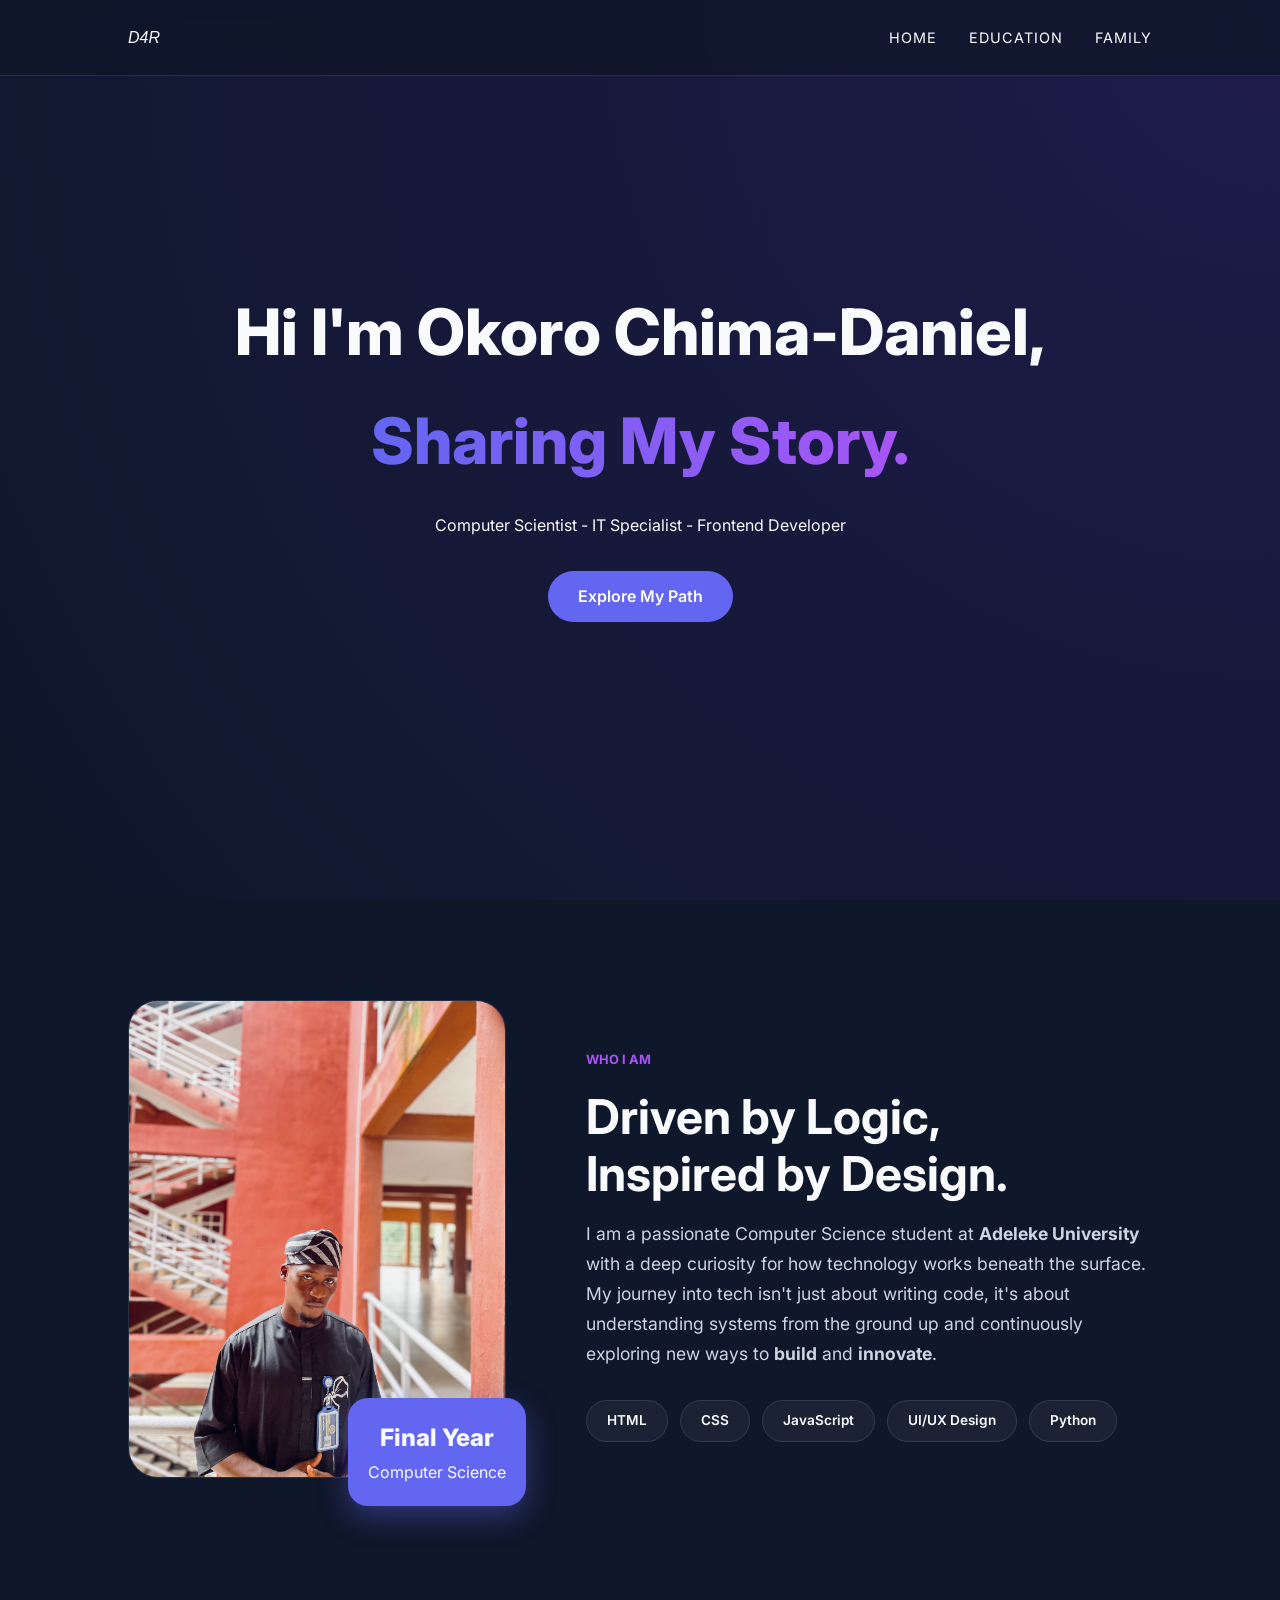
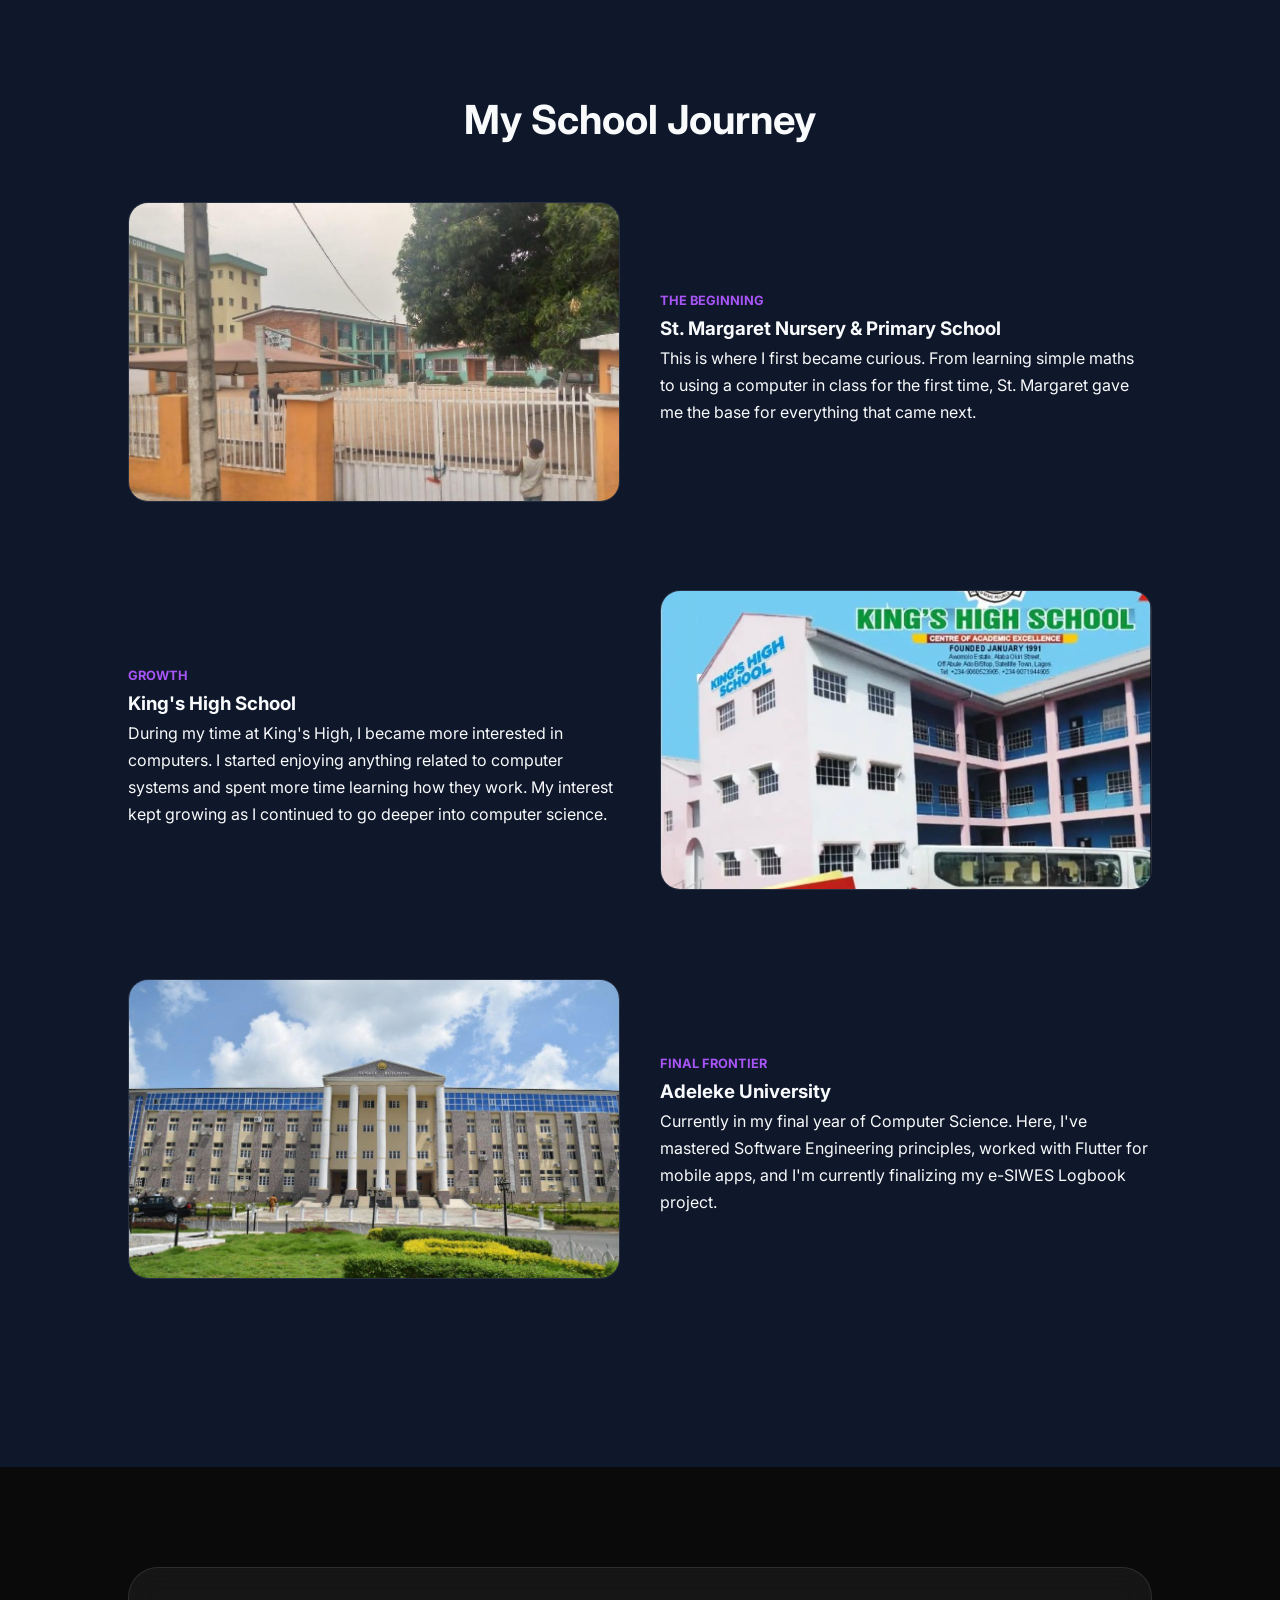
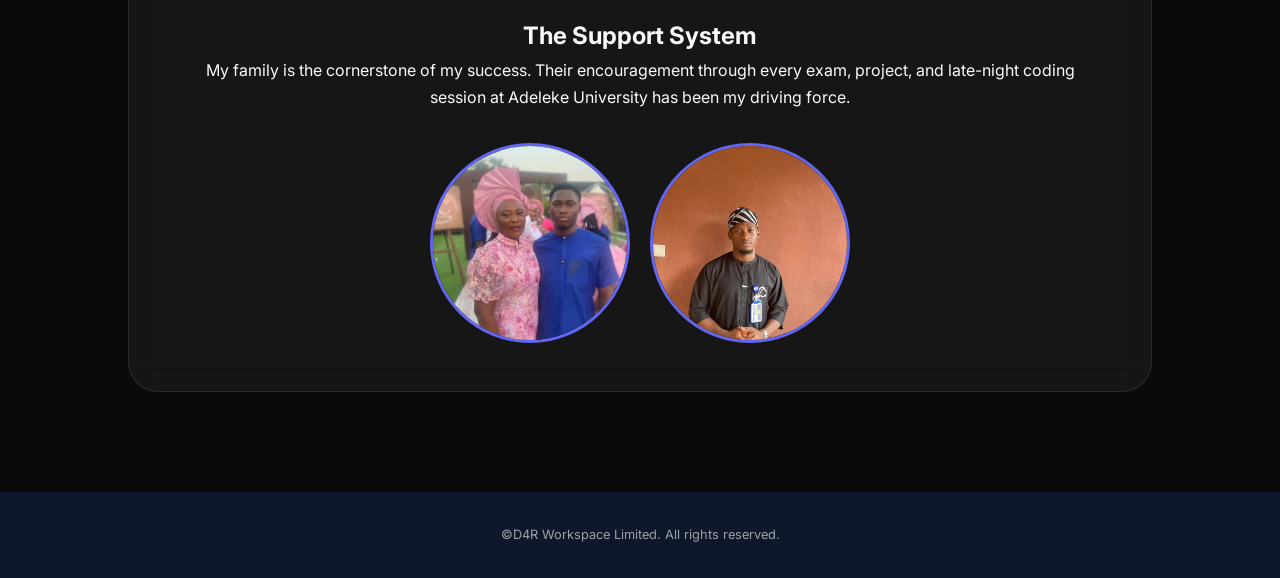
<file: index.html>
<!DOCTYPE html>
<html lang="en">
<head>
    <meta charset="UTF-8">
    <meta name="viewport" content="width=device-width, initial-scale=1.0">
    <meta name="theme-color" content="#0f172a">
    <title>My Digital Odyssey | Portfolio</title>
    <link rel="stylesheet" href="style.css">
    <link href="https://fonts.googleapis.com/css2?family=Inter:wght@300;400;600;800&display=swap" rel="stylesheet">
</head>
<body>

    <nav class="glass-nav">
        <div class="logo">D4R</div>
        <ul>
            <li><a href="#home">Home</a></li>
            <li><a href="#story">Education</a></li>
            <li><a href="#family">Family</a></li>
        </ul>
    </nav>

    <header id="home" class="hero">
        <div class="hero-content">
            <h1>Hi I'm Okoro Chima-Daniel, <br><span>Sharing My Story.</span></h1>
            <p>Computer Scientist - IT Specialist - Frontend Developer</p>
            <a href="#about" class="btn">Explore My Path</a>
        </div>
    </header>

    <section id="about" class="about-section">
    <div class="about-container">
        <div class="about-image">
            <img src="profile.jpg" alt="Profile" loading="lazy">
            <div class="experience-badge">
                <span>Final Year</span>
                <p>Computer Science</p>
            </div>
        </div>
        <div class="about-text">
            <span class="tag">Who I Am</span>
            <h2>Driven by Logic, <br>Inspired by Design.</h2>
            <p>
                I am a passionate Computer Science student at <strong>Adeleke University</strong> with a deep curiosity for how technology works beneath the surface. My journey into tech isn't just about writing code, it's about understanding systems from the ground up and continuously exploring new ways to <strong>build</strong> and <strong>innovate</strong>.
            </p>
            
            
            <div class="skills-grid">
                <div class="skill-tag">HTML</div>
                <div class="skill-tag">CSS</div>
                <div class="skill-tag">JavaScript</div>
                <div class="skill-tag">UI/UX Design</div>
                <div class="skill-tag">Python</div>
            </div>
        </div>
    </div>
</section>

    <section id="story" class="education-section">
        <h2 class="section-title">My School Journey</h2>
        
        <div class="timeline">
            <div class="timeline-item">
                <div class="timeline-img">
                    <img src="primary.jpg" alt="St Margaret's Days" loading="lazy">
                </div>
                <div class="timeline-content">
                    <span class="tag">The Beginning</span>
                    <h3>St. Margaret Nursery & Primary School</h3>
                    <p>This is where I first became curious. From learning simple maths to using a computer in class for the first time, St. Margaret gave me the base for everything that came next.</p>
                </div>
            </div>

            <div class="timeline-item">
                <div class="timeline-content">
                    <span class="tag">Growth</span>
                    <h3>King's High School</h3>
                    <p>During my time at King's High, I became more interested in computers. I started enjoying anything related to computer systems and spent more time learning how they work. My interest kept growing as I continued to go deeper into computer science.</p>
                </div>
                <div class="timeline-img">
                    <img src="secondary.jpg" alt="King's High Memories" loading="lazy">
                </div>
            </div>

            <div class="timeline-item">
                <div class="timeline-img">
                    <img src="university.jpg" alt="Adeleke University">
                </div>
                <div class="timeline-content">
                    <span class="tag">Final Frontier</span>
                    <h3>Adeleke University</h3>
                    <p>Currently in my final year of Computer Science. Here, I've mastered Software Engineering principles, worked with Flutter for mobile apps, and I'm currently finalizing my e-SIWES Logbook project.</p>
                </div>
            </div>
        </div>
    </section>

    <section id="family" class="family-section">
        <div class="family-card glass">
            <h2>The Support System</h2>
            <p>My family is the cornerstone of my success. Their encouragement through every exam, project, and late-night coding session at Adeleke University has been my driving force.</p>
            <div class="family-gallery">
                <img src="family1.JPG" alt="Family Photo 1" class="f-img" loading="lazy">
                <img src="family2.jpg" alt="Family Photo 2" class="f-img" loading="lazy">
            </div>
        </div>
    </section>

    <footer>
         <p>&copy;D4R Workspace Limited. All rights reserved.</p>
    </footer>
</body>
</html>
</file>
<file: style.css>
:root {
    --primary: #6366f1;
    --secondary: #a855f7;
    --dark: #0f172a;
    --light: #f8fafc;
    --glass: rgba(255, 255, 255, 0.05);
    --glass-border: rgba(255, 255, 255, 0.1);
}

* {
    margin: 0;
    padding: 0;
    box-sizing: border-box;
}

body {
    font-family: 'Inter', sans-serif;
    background-color: var(--dark);
    color: var(--light);
    line-height: 1.7;
    overflow-x: hidden;
}

.logo {
   font-style: italic;
   font-family: Arial, Helvetica, sans-serif;
}


/* Glassmorphism Nav */
.glass-nav {
    position: fixed;
    width: 100%;
    padding: 1.5rem 10%;
    display: flex;
    justify-content: space-between;
    align-items: center;
    background: rgba(15, 23, 42, 0.8);
    backdrop-filter: blur(10px);
    border-bottom: 1px solid var(--glass-border);
    z-index: 1000;
}

.glass-nav ul {
    display: flex;
    list-style: none;
}

.glass-nav a {
    color: white;
    text-decoration: none;
    margin-left: 2rem;
    font-size: 0.9rem;
    transition: 0.3s;
    text-transform: uppercase;
    letter-spacing: 1px;
}

.glass-nav a:hover {
    color: var(--primary);
}

/* Hero Section */
.hero {
    height: 100vh;
    display: flex;
    align-items: center;
    justify-content: center;
    text-align: center;
    background: radial-gradient(circle at top right, #1e1b4b, #0f172a);
}

.hero h1 {
    font-size: 4rem;
    font-weight: 800;
    margin-bottom: 1rem;
}

.hero span {
    background: linear-gradient(90deg, var(--primary), var(--secondary));
    -webkit-background-clip: text;
    -webkit-text-fill-color: transparent;
}

.btn {
    display: inline-block;
    margin-top: 2rem;
    padding: 12px 30px;
    background: var(--primary);
    color: white;
    text-decoration: none;
    border-radius: 50px;
    font-weight: 600;
    transition: 0.3s;
}

.btn:hover {
    transform: translateY(-5px);
    box-shadow: 0 10px 20px rgba(99, 102, 241, 0.3);
}

/* Timeline/Education Styling */
.education-section {
    padding: 100px 10%;
}

.section-title {
    text-align: center;
    font-size: 2.5rem;
    margin-bottom: 3rem;
}

.timeline-item {
    display: grid;
    grid-template-columns: 1fr 1fr;
    gap: 40px;
    align-items: center;
    margin-bottom: 80px;
}

.timeline-img img {
    width: 100%;
    height: 300px;
    object-fit: cover;
    border-radius: 20px;
    border: 1px solid var(--glass-border);
}

/* About Section Layout */
.about-section {
    padding: 100px 10%;
    background: var(--dark);
}

.about-container {
    display: flex;
    align-items: center;
    gap: 80px;
}

.about-image {
    position: relative;
    flex: 1;
}

.about-image img {
    width: 100%;
    border-radius: 30px;
    filter: grayscale(20%);
    transition: 0.5s ease;
    border: 1px solid var(--glass-border);
}

.about-image:hover img {
    filter: grayscale(0%);
    transform: scale(1.02);
}

.experience-badge {
    position: absolute;
    bottom: -20px;
    right: -20px;
    background: var(--primary);
    padding: 20px;
    border-radius: 20px;
    text-align: center;
    box-shadow: 0 10px 30px rgba(99, 102, 241, 0.4);
}

.experience-badge span {
    display: block;
    font-size: 1.5rem;
    font-weight: 800;
}

.about-text {
    flex: 1.5;
}

.about-text h2 {
    font-size: 3rem;
    margin: 1rem 0;
    line-height: 1.2;
}

.about-text p {
    margin-bottom: 1.5rem;
    color: #cbd5e1;
    font-size: 1.1rem;
}

/* Interactive Skills Tags */
.skills-grid {
    display: flex;
    flex-wrap: wrap;
    gap: 12px;
    margin-top: 2rem;
}

.skill-tag {
    padding: 8px 20px;
    background: var(--glass);
    border: 1px solid var(--glass-border);
    border-radius: 50px;
    font-size: 0.85rem;
    font-weight: 600;
    transition: 0.3s;
    cursor: default;
}

.skill-tag:hover {
    background: var(--primary);
    border-color: var(--primary);
    transform: translateY(-3px);
}

/* Responsive Adjustments */
@media (max-width: 968px) {
    .about-container {
        flex-direction: column;
        text-align: center;
    }
    .about-image {
        width: 80%;
        margin-bottom: 50px;
    }
    .skills-grid {
        justify-content: center;
    }
}

.tag {
    color: var(--secondary);
    font-weight: bold;
    font-size: 0.8rem;
    text-transform: uppercase;
}

/* Family Glass Card */
.family-section {
    padding: 100px 10%;
    background: #0a0a0a;
}

.glass {
    background: var(--glass);
    backdrop-filter: blur(15px);
    border: 1px solid var(--glass-border);
    padding: 3rem;
    border-radius: 30px;
    text-align: center;
}

.family-gallery {
    display: flex;
    gap: 20px;
    justify-content: center;
    margin-top: 2rem;
}

.f-img {
    width: 200px;
    height: 200px;
    border-radius: 50%;
    object-fit: cover;
    border: 3px solid var(--primary);
}

footer {
    text-align: center;
    padding: 2rem;
    font-size: 0.8rem;
    opacity: 0.6;
}

/* ==========================
   Large Tablets
========================== */
@media (max-width: 1024px) {

    .glass-nav{
        padding: 1rem 5%;
    }

    .hero h1{
        font-size:3rem;
    }

    .about-container{
        gap:40px;
    }

    .timeline-item{
        gap:25px;
    }
}


/* ==========================
   Tablets
========================== */
@media (max-width:768px){

    .glass-nav{
        padding:15px 20px;
        flex-direction:column;
        gap:15px;
    }

    .glass-nav ul{
        gap:20px;
        flex-wrap:wrap;
        justify-content:center;
    }

    .glass-nav a{
        margin:0;
        font-size:.8rem;
    }

    .hero{
        padding:120px 20px 60px;
        height:auto;
        min-height:100vh;
    }

    .hero h1{
        font-size:2.5rem;
    }

    .hero p{
        font-size:1rem;
    }

    .about-section,
    .education-section,
    .family-section{
        padding:80px 20px;
    }

    .about-container{
        flex-direction:column;
        text-align:center;
    }

    .about-image{
        width:100%;
    }

    .experience-badge{
        right:15px;
        bottom:15px;
    }

    .about-text h2{
        font-size:2.2rem;
    }

    .timeline-item{
        grid-template-columns:1fr;
        gap:20px;
    }

    /* Makes every timeline image appear before text */
    .timeline-item:nth-child(even) .timeline-img{
        order:-1;
    }

    .timeline-img img{
        height:250px;
    }

    .family-gallery{
        flex-wrap:wrap;
    }

    .f-img{
        width:170px;
        height:170px;
    }

}


/* ==========================
   Phones
========================== */
@media (max-width:480px){

    .hero h1{
        font-size:2rem;
        line-height:1.3;
    }

    .hero p{
        font-size:.95rem;
    }

    .btn{
        padding:12px 24px;
        font-size:.9rem;
    }

    .section-title{
        font-size:2rem;
    }

    .about-text h2{
        font-size:1.8rem;
    }

    .about-text p{
        font-size:1rem;
    }

    .timeline-content h3{
        font-size:1.3rem;
    }

    .timeline-img img{
        height:220px;
    }

    .experience-badge{
        position:relative;
        bottom:auto;
        right:auto;
        margin-top:20px;
        display:inline-block;
    }

    .glass{
        padding:2rem 1.5rem;
    }

    .family-gallery{
        flex-direction:column;
        align-items:center;
    }

    .f-img{
        width:150px;
        height:150px;
    }

}


/* ==========================
   Very Small Phones
========================== */
@media (max-width:320px){

    .hero h1{
        font-size:1.6rem;
    }

    .glass-nav ul{
        gap:10px;
    }

    .glass-nav a{
        font-size:.7rem;
    }

    .btn{
        width:100%;
    }

}
</file>
